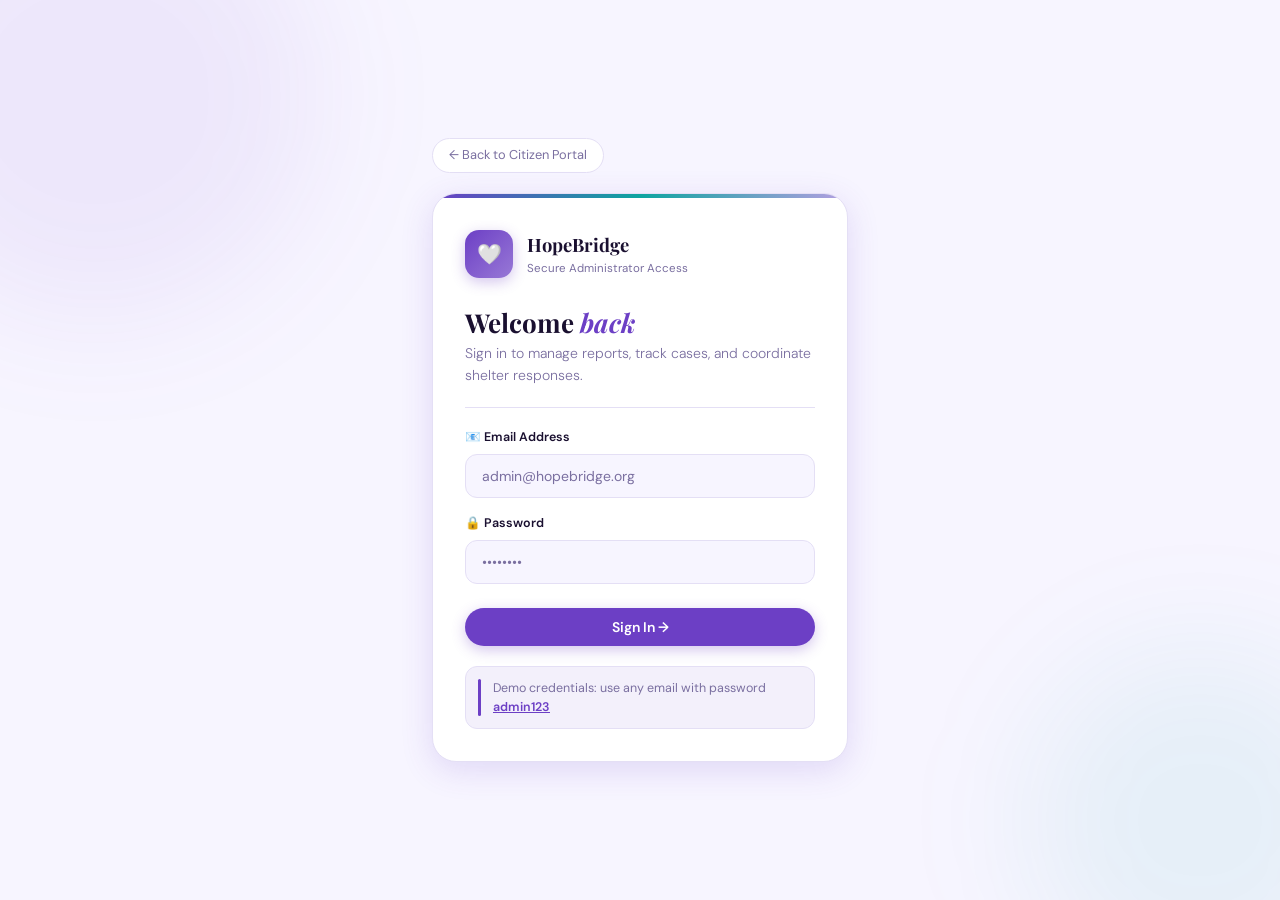
<file: admin.html>
<!DOCTYPE html>
<html lang="en">
<head>
  <meta charset="UTF-8" />
  <meta name="viewport" content="width=device-width, initial-scale=1.0" />
  <title>HopeBridge – Admin Login</title>
  <link rel="stylesheet" href="style/style.css" />
</head>
<body>
<div class="login-page">
  <div class="login-blob login-blob-1"></div>
  <div class="login-blob login-blob-2"></div>

  <div style="position:relative;z-index:1;width:100%;max-width:26rem">
    <a href="index.html" class="back-link">← Back to Citizen Portal</a>

    <div class="login-card">
      <div class="login-stripe"></div>
      <div class="login-inner">
        <div class="login-brand">
          <div class="icon">🤍</div>
          <div>
            <div class="name">HopeBridge</div>
            <div class="sub">Secure Administrator Access</div>
          </div>
        </div>

        <h2 style="font-size:1.625rem;font-weight:700">Welcome <em style="font-style:italic;color:var(--primary)">back</em></h2>
        <p style="font-size:.875rem;color:var(--text-muted);margin-top:.25rem;font-weight:300">
          Sign in to manage reports, track cases, and coordinate shelter responses.
        </p>

        <div class="login-divider"></div>

        <div id="login-error" class="login-error hidden">
          ⚠️ <span id="error-msg">Incorrect password. Please try again.</span>
        </div>

        <form onsubmit="doLogin(event)">
          <div class="form-group">
            <label class="form-label">📧 Email Address</label>
            <input id="l-email" type="email" class="form-control" placeholder="admin@hopebridge.org" />
          </div>
          <div class="form-group">
            <label class="form-label">🔒 Password</label>
            <input id="l-pass" type="password" class="form-control" placeholder="••••••••" required />
          </div>
          <button id="login-btn" type="submit" class="btn btn-primary btn-block" style="margin-top:.5rem">
            Sign In →
          </button>
        </form>

        <div class="login-hint">
          <div class="stripe"></div>
          <p>Demo credentials: use any email with password <a onclick="document.getElementById('l-pass').value='admin123'">admin123</a></p>
        </div>
      </div>
    </div>
  </div>
</div>

<script src="js/data.js"></script>
<script>
function doLogin(e) {
  e.preventDefault();
  const btn = document.getElementById('login-btn');
  btn.innerHTML = '<span class="spinner"></span>';
  btn.disabled = true;
  setTimeout(() => {
    if (document.getElementById('l-pass').value === 'admin123') {
      sessionStorage.setItem('hb_admin', 'true');
      window.location.href = 'dashboard.html';
    } else {
      document.getElementById('login-error').classList.remove('hidden');
      btn.innerHTML = 'Sign In →';
      btn.disabled = false;
    }
  }, 600);
}
</script>
</body>
</html>
</file>
<file: style/style.css>
@import url('https://fonts.googleapis.com/css2?family=Playfair+Display:ital,wght@0,600;0,700;1,400&family=DM+Sans:wght@300;400;500;600&display=swap');

/* ─── Variables ─── */
:root {
  --primary:       #6C3FC5;
  --primary-light: #ede9fb;
  --primary-dark:  #5530a0;
  --accent:        #0EA5A0;
  --accent-light:  #e0f7f6;
  --bg:            #f7f5ff;
  --surface:       #ffffff;
  --border:        #e4dff5;
  --text:          #1a1030;
  --text-muted:    #7a6fa0;
  --sidebar-bg:    #160d2b;
  --sidebar-text:  #c8c0e0;
  --sidebar-hover: #261848;
  --amber:         #F59E0B;
  --amber-bg:      #fffbeb;
  --amber-border:  #fde68a;
  --blue:          #3B82F6;
  --blue-bg:       #eff6ff;
  --blue-border:   #bfdbfe;
  --green:         #10B981;
  --green-bg:      #ecfdf5;
  --green-border:  #a7f3d0;
  --red:           #EF4444;
  --red-bg:        #fef2f2;
  --red-border:    #fecaca;
  --radius:        0.75rem;
  --radius-sm:     0.5rem;
  --radius-lg:     1rem;
  --radius-full:   9999px;
  --shadow:        0 4px 20px rgba(108,63,197,0.10);
  --shadow-sm:     0 2px 8px rgba(108,63,197,0.08);
  --shadow-lg:     0 8px 32px rgba(108,63,197,0.16);
  --font-sans:     'DM Sans', sans-serif;
  --font-serif:    'Playfair Display', serif;
  --transition:    0.2s ease;
}

/* ─── Reset ─── */
*, *::before, *::after { box-sizing: border-box; margin: 0; padding: 0; }
html { font-size: 16px; }
body { font-family: var(--font-sans); background: var(--bg); color: var(--text); line-height: 1.6; -webkit-font-smoothing: antialiased; }
a { color: inherit; text-decoration: none; }
button { font-family: inherit; cursor: pointer; border: none; background: none; }
input, select, textarea { font-family: inherit; font-size: inherit; }
img { max-width: 100%; display: block; }

/* ─── Typography ─── */
.serif { font-family: var(--font-serif); }
h1,h2,h3,h4 { font-family: var(--font-serif); line-height: 1.2; }

/* ─── Layout ─── */
.admin-layout { display: flex; min-height: 100vh; }
.sidebar {
  width: 240px; flex-shrink: 0;
  background: var(--sidebar-bg); color: var(--sidebar-text);
  display: flex; flex-direction: column;
  position: fixed; top: 0; left: 0; bottom: 0; z-index: 100;
}
.admin-main { margin-left: 240px; flex: 1; min-height: 100vh; overflow-x: hidden; }

/* ─── Sidebar ─── */
.sidebar-brand {
  padding: 1.25rem 1.25rem 1rem;
  border-bottom: 1px solid #261848;
  display: flex; align-items: center; gap: 0.75rem;
}
.sidebar-brand .brand-icon {
  width: 2.25rem; height: 2.25rem; border-radius: 0.625rem;
  background: var(--primary);
  display: flex; align-items: center; justify-content: center;
  flex-shrink: 0; font-size: 1rem;
}
.sidebar-brand .brand-name { font-family: var(--font-serif); font-weight: 700; color: #fff; font-size: 0.95rem; }
.sidebar-brand .brand-sub { font-size: 0.68rem; color: #7a6fa0; margin-top: 1px; }
.sidebar-nav { flex: 1; padding: 1rem 0.75rem; }
.sidebar-nav .nav-section-label {
  font-size: 0.65rem; font-weight: 600; letter-spacing: 0.12em;
  text-transform: uppercase; color: #4a3a6a;
  padding: 0 0.5rem; margin-bottom: 0.4rem; margin-top: 0.25rem;
}
.sidebar-nav a {
  display: flex; align-items: center; gap: 0.65rem;
  padding: 0.625rem 0.75rem; border-radius: var(--radius-sm);
  font-size: 0.875rem; font-weight: 500; color: var(--sidebar-text);
  transition: var(--transition); margin-bottom: 0.125rem;
}
.sidebar-nav a:hover { background: var(--sidebar-hover); color: #fff; }
.sidebar-nav a.active { background: rgba(108,63,197,0.25); color: #fff; }
.sidebar-nav a .nav-icon { width: 1rem; text-align: center; opacity: 0.8; flex-shrink: 0; }
.sidebar-footer { padding: 0.75rem; border-top: 1px solid #261848; }
.sidebar-footer button {
  width: 100%; display: flex; align-items: center; gap: 0.65rem;
  padding: 0.625rem 0.75rem; border-radius: var(--radius-sm);
  font-size: 0.875rem; font-weight: 500; color: #4a3a6a;
  transition: var(--transition);
}
.sidebar-footer button:hover { background: var(--sidebar-hover); color: var(--sidebar-text); }

/* ─── Page header ─── */
.page-header { padding: 2rem 2rem 1rem; }
.page-header h1 { font-size: 1.625rem; font-weight: 700; color: var(--text); }
.page-header p { font-size: 0.875rem; color: var(--text-muted); margin-top: 0.25rem; }
.page-body { padding: 0 2rem 2rem; }

/* ─── Cards ─── */
.card {
  background: var(--surface); border: 1px solid var(--border);
  border-radius: var(--radius-lg); box-shadow: var(--shadow-sm);
}

/* ─── Stat cards ─── */
.stats-grid { display: grid; grid-template-columns: repeat(auto-fit, minmax(180px, 1fr)); gap: 1rem; margin-bottom: 1.5rem; }
.stat-card {
  background: var(--surface); border: 1px solid var(--border);
  border-radius: var(--radius-lg); padding: 1.25rem;
  display: flex; align-items: center; gap: 1rem;
  box-shadow: var(--shadow-sm);
}
.stat-card .stat-icon {
  width: 2.75rem; height: 2.75rem; border-radius: var(--radius-sm);
  display: flex; align-items: center; justify-content: center;
  font-size: 1.15rem; flex-shrink: 0;
}
.stat-card .stat-value { font-family: var(--font-serif); font-size: 1.75rem; font-weight: 700; line-height: 1; }
.stat-card .stat-label { font-size: 0.75rem; color: var(--text-muted); font-weight: 500; margin-top: 0.25rem; }

/* ─── Badges ─── */
.badge {
  display: inline-flex; align-items: center;
  font-size: 0.7rem; font-weight: 700; letter-spacing: 0.02em;
  padding: 0.25rem 0.625rem; border-radius: var(--radius-full);
  border: 1px solid transparent;
}
.badge-amber { background: var(--amber-bg); color: #92400e; border-color: var(--amber-border); }
.badge-blue  { background: var(--blue-bg);  color: #1e3a8a; border-color: var(--blue-border); }
.badge-green { background: var(--green-bg); color: #065f46; border-color: var(--green-border); }
.badge-red   { background: var(--red-bg);   color: #991b1b; border-color: var(--red-border); }
.badge-violet{ background: var(--primary-light); color: var(--primary-dark); border-color: #d4c8f7; }

/* ─── Buttons ─── */
.btn {
  display: inline-flex; align-items: center; justify-content: center; gap: 0.4rem;
  padding: 0.625rem 1.25rem; border-radius: var(--radius-full);
  font-size: 0.875rem; font-weight: 600; transition: var(--transition);
  cursor: pointer; border: none;
}
.btn-primary {
  background: var(--primary); color: #fff;
  box-shadow: 0 4px 14px rgba(108,63,197,0.3);
}
.btn-primary:hover { background: var(--primary-dark); transform: translateY(-1px); box-shadow: 0 6px 18px rgba(108,63,197,0.35); }
.btn-primary:active { transform: translateY(0); }
.btn-primary:disabled { opacity: 0.6; cursor: not-allowed; transform: none; }
.btn-ghost { background: transparent; color: var(--text-muted); }
.btn-ghost:hover { color: var(--text); }
.btn-green  { background: var(--green-bg); color: #065f46; }
.btn-green:hover { background: #d1fae5; }
.btn-blue   { background: var(--blue-bg);  color: #1e3a8a; }
.btn-blue:hover { background: #dbeafe; }
.btn-red    { background: var(--red-bg);   color: #991b1b; }
.btn-red:hover { background: #fee2e2; }
.btn-sm { padding: 0.4rem 0.875rem; font-size: 0.8rem; }
.btn-block { width: 100%; }

/* ─── Form controls ─── */
.form-group { margin-bottom: 1rem; }
.form-label {
  display: block; font-size: 0.78rem; font-weight: 600;
  color: var(--text); margin-bottom: 0.375rem;
}
.form-control {
  width: 100%; padding: 0.75rem 1rem;
  border: 1.5px solid var(--border); border-radius: var(--radius);
  background: var(--bg); color: var(--text);
  font-size: 0.875rem; transition: var(--transition);
  outline: none;
}
.form-control:focus { border-color: var(--primary); box-shadow: 0 0 0 3px rgba(108,63,197,0.1); }
.form-control::placeholder { color: var(--text-muted); }
textarea.form-control { resize: vertical; min-height: 5rem; }
select.form-control { cursor: pointer; }
.photo-preview-container {
  margin-top: 0.75rem;
  border: 1px solid var(--border);
  border-radius: var(--radius);
  padding: 0.75rem;
  display: flex;
  align-items: center;
  gap: 0.75rem;
  background: var(--bg);
}
.photo-preview {
  width: 4rem;
  height: 4rem;
  object-fit: cover;
  border-radius: var(--radius-sm);
  border: 1px solid var(--border);
}
.photo-preview-label {
  font-size: 0.85rem;
  color: var(--text-muted);
}

/* ─── Citizen portal nav ─── */
.portal-nav {
  position: sticky; top: 0; z-index: 50;
  background: rgba(247,245,255,0.92); backdrop-filter: blur(8px);
  border-bottom: 1px solid var(--border);
  height: 3.75rem; display: flex; align-items: center;
  padding: 0 1.5rem; justify-content: space-between;
}
.portal-nav .brand { display: flex; align-items: center; gap: 0.75rem; }
.portal-nav .brand-icon {
  width: 2rem; height: 2rem; border-radius: 0.5rem;
  background: var(--primary); display: flex; align-items: center;
  justify-content: center; font-size: 0.875rem;
}
.portal-nav .brand-name { font-family: var(--font-serif); font-weight: 700; font-size: 1rem; }
.portal-nav .admin-link {
  font-size: 0.78rem; color: var(--text-muted); background: var(--primary-light);
  padding: 0.375rem 0.875rem; border-radius: var(--radius-full);
  font-weight: 500; transition: var(--transition);
}
.portal-nav .admin-link:hover { color: var(--primary); }

/* ─── Citizen hero ─── */
.hero { text-align: center; padding: 3rem 1.5rem 1.5rem; }
.hero .pill {
  display: inline-flex; align-items: center; gap: 0.4rem;
  background: var(--primary-light); color: var(--primary);
  font-size: 0.75rem; font-weight: 600; padding: 0.375rem 1rem;
  border-radius: var(--radius-full); border: 1px solid rgba(108,63,197,0.15);
  margin-bottom: 1.25rem;
}
.hero h2 { font-size: 2.5rem; font-weight: 700; line-height: 1.15; margin-bottom: 0.875rem; }
.hero h2 em { font-style: italic; background: linear-gradient(135deg, var(--primary), #FF5C5C); -webkit-background-clip: text; -webkit-text-fill-color: transparent; background-clip: text; }
.hero p { color: var(--text-muted); max-width: 26rem; margin: 0 auto; font-weight: 300; font-size: 1.05rem; }

/* ─── Step indicator ─── */
.steps-bar {
  max-width: 34rem; margin: 1.5rem auto 0;
  display: flex; align-items: flex-start; padding: 0 1rem;
}
.step-item { flex: 1; display: flex; flex-direction: column; align-items: center; }
.step-row { width: 100%; display: flex; align-items: center; }
.step-dot {
  width: 2.25rem; height: 2.25rem; border-radius: 50%;
  display: flex; align-items: center; justify-content: center;
  font-size: 0.8rem; font-weight: 700; border: 2px solid var(--border);
  background: var(--surface); color: var(--text-muted);
  transition: var(--transition); flex-shrink: 0; position: relative; z-index: 1;
}
.step-dot.active { background: var(--primary); border-color: var(--primary); color: #fff; }
.step-dot.done   { background: var(--accent);  border-color: var(--accent);  color: #fff; }
.step-line { flex: 1; height: 2px; background: var(--border); transition: var(--transition); }
.step-line.done { background: var(--accent); }
.step-label { font-size: 0.68rem; font-weight: 500; color: var(--text-muted); margin-top: 0.375rem; white-space: nowrap; }
.step-label.active { color: var(--primary); }

/* ─── Form card ─── */
.form-card {
  max-width: 36rem; margin: 1.5rem auto 4rem;
  background: var(--surface); border: 1px solid var(--border);
  border-radius: 1.5rem; box-shadow: var(--shadow);
  overflow: hidden;
}
.form-card-header {
  padding: 1.75rem 1.75rem 0;
  display: flex; align-items: center; gap: 1rem;
}
.form-card-icon {
  width: 2.5rem; height: 2.5rem; border-radius: var(--radius-sm);
  background: var(--primary-light); display: flex; align-items: center;
  justify-content: center; flex-shrink: 0; font-size: 1.1rem;
}
.form-card-header h3 { font-size: 1.2rem; font-weight: 600; }
.form-card-header p { font-size: 0.78rem; color: var(--text-muted); margin-top: 0.1rem; }
.form-card-body { padding: 1.25rem 1.75rem; }
.form-card-footer {
  padding: 1rem 1.75rem 1.5rem;
  display: flex; align-items: center; justify-content: space-between;
  border-top: 1px solid var(--border);
}

/* ─── Category options ─── */
.category-list { display: flex; flex-direction: column; gap: 0.625rem; }
.category-option {
  width: 100%; text-align: left; padding: 1rem 1.25rem;
  border-radius: var(--radius); border: 2px solid var(--border);
  background: var(--bg); font-size: 0.9rem; font-weight: 500;
  transition: var(--transition); cursor: pointer; color: var(--text);
}
.category-option:hover { border-color: rgba(108,63,197,0.4); background: var(--primary-light); }
.category-option.selected { border-color: var(--primary); background: var(--primary-light); color: var(--primary); font-weight: 600; }

/* ─── Success screen ─── */
.success-screen {
  min-height: 100vh; display: flex; align-items: center;
  justify-content: center; padding: 2rem; text-align: center;
}
.success-icon {
  width: 5rem; height: 5rem; border-radius: 50%;
  background: var(--green-bg); display: flex; align-items: center;
  justify-content: center; font-size: 2.25rem; margin: 0 auto 1.5rem;
}
.success-id {
  background: var(--surface); border: 1px solid var(--border);
  border-radius: var(--radius-lg); padding: 1.25rem 2rem;
  margin: 1.5rem auto 2rem; display: inline-block; min-width: 14rem;
}
.success-id .label { font-size: 0.75rem; color: var(--text-muted); margin-bottom: 0.25rem; }
.success-id .value { font-family: var(--font-serif); font-size: 1.75rem; font-weight: 700; color: var(--primary); }

/* ─── Login page ─── */
.login-page {
  min-height: 100vh; display: flex; align-items: center;
  justify-content: center; padding: 2rem; position: relative; overflow: hidden;
}
.login-blob {
  position: absolute; border-radius: 50%; filter: blur(60px); pointer-events: none;
}
.login-blob-1 { width: 28rem; height: 28rem; background: rgba(108,63,197,0.07); top: -8rem; left: -8rem; }
.login-blob-2 { width: 22rem; height: 22rem; background: rgba(14,165,160,0.07); bottom: -6rem; right: -6rem; }
.login-card {
  position: relative; z-index: 1; width: 100%; max-width: 26rem;
  background: var(--surface); border: 1px solid var(--border);
  border-radius: 1.5rem; box-shadow: var(--shadow-lg); overflow: hidden;
}
.login-stripe { height: 4px; background: linear-gradient(90deg, var(--primary), var(--accent), rgba(108,63,197,0.5)); }
.login-inner { padding: 2rem; }
.login-brand { display: flex; align-items: center; gap: 0.875rem; margin-bottom: 1.75rem; }
.login-brand .icon {
  width: 3rem; height: 3rem; border-radius: 0.875rem;
  background: linear-gradient(135deg, var(--primary), rgba(108,63,197,0.7));
  display: flex; align-items: center; justify-content: center;
  font-size: 1.25rem; box-shadow: 0 4px 14px rgba(108,63,197,0.3);
}
.login-brand .name { font-family: var(--font-serif); font-weight: 700; font-size: 1.15rem; }
.login-brand .sub  { font-size: 0.72rem; color: var(--text-muted); margin-top: 1px; }
.login-divider { height: 1px; background: var(--border); margin: 1.25rem 0; }
.login-error {
  display: flex; align-items: center; gap: 0.5rem;
  background: var(--red-bg); border: 1px solid var(--red-border);
  color: var(--red); font-size: 0.825rem; border-radius: var(--radius);
  padding: 0.75rem 1rem; margin-bottom: 1rem;
}
.login-hint {
  background: #f3f0fb; border: 1px solid var(--border);
  border-radius: var(--radius); padding: 0.75rem;
  display: flex; gap: 0.75rem; margin-top: 1.25rem;
}
.login-hint .stripe { width: 3px; border-radius: 9999px; background: var(--primary); flex-shrink: 0; }
.login-hint p { font-size: 0.78rem; color: var(--text-muted); line-height: 1.5; }
.login-hint a { color: var(--primary); font-weight: 600; text-decoration: underline; cursor: pointer; }
.back-link {
  display: inline-flex; align-items: center; gap: 0.4rem;
  font-size: 0.8rem; color: var(--text-muted); background: var(--surface);
  border: 1px solid var(--border); padding: 0.4rem 1rem;
  border-radius: var(--radius-full); margin-bottom: 1.25rem; transition: var(--transition);
}
.back-link:hover { color: var(--text); }

/* ─── Citizen login screen ─── */
.login-screen {
  display: none; min-height: 100vh; align-items: center;
  justify-content: center; padding: 2rem; position: relative; overflow: hidden;
}
.login-container {
  position: relative; z-index: 1; width: 100%; max-width: 26rem;
}

/* ─── Dashboard grid ─── */
.dashboard-grid { display: grid; grid-template-columns: 2fr 1fr; gap: 1.25rem; }
@media (max-width: 900px) { .dashboard-grid { grid-template-columns: 1fr; } }
.recent-table { border-collapse: collapse; width: 100%; }
.recent-table tr { border-bottom: 1px solid var(--border); transition: var(--transition); }
.recent-table tr:last-child { border-bottom: none; }
.recent-table tr:hover { background: var(--bg); }
.recent-table td { padding: 0.875rem 1.25rem; vertical-align: middle; font-size: 0.875rem; }
.recent-table .row-title { font-weight: 500; max-width: 240px; overflow: hidden; text-overflow: ellipsis; white-space: nowrap; }
.recent-table .row-meta  { font-size: 0.75rem; color: var(--text-muted); margin-top: 0.15rem; }

/* ─── Bar track ─── */
.bar-track { height: 6px; background: var(--bg); border-radius: 99px; overflow: hidden; margin-top: 0.375rem; }
.bar-fill   { height: 100%; background: var(--primary); border-radius: 99px; transition: width 0.5s ease; }

/* ─── Reports page ─── */
.reports-layout { display: flex; height: calc(100vh - 0px); overflow: hidden; }
.reports-list { flex: 1; display: flex; flex-direction: column; overflow: hidden; padding: 1.5rem; gap: 1rem; }
.filter-bar { display: flex; gap: 0.75rem; flex-wrap: wrap; }
.filter-bar .search-wrap { position: relative; flex: 1; min-width: 200px; }
.filter-bar .search-icon { position: absolute; left: 0.875rem; top: 50%; transform: translateY(-50%); font-size: 0.875rem; color: var(--text-muted); pointer-events: none; }
.filter-bar .search-input { padding-left: 2.5rem; }
.table-wrap { flex: 1; overflow-y: auto; border-radius: var(--radius-lg); border: 1px solid var(--border); background: var(--surface); }
.reports-table { border-collapse: collapse; width: 100%; }
.reports-table th {
  position: sticky; top: 0; background: rgba(240,237,255,0.9); backdrop-filter: blur(4px);
  text-align: left; font-size: 0.72rem; font-weight: 700; text-transform: uppercase;
  letter-spacing: 0.06em; color: var(--text-muted); padding: 0.75rem 1rem;
}
.reports-table td { padding: 0.875rem 1rem; vertical-align: middle; font-size: 0.875rem; border-bottom: 1px solid var(--border); }
.reports-table tr:last-child td { border-bottom: none; }
.reports-table tbody tr { cursor: pointer; transition: var(--transition); }
.reports-table tbody tr:hover { background: var(--bg); }
.reports-table tbody tr.active { background: var(--primary-light); }
.row-title { font-weight: 500; max-width: 220px; overflow: hidden; text-overflow: ellipsis; white-space: nowrap; display: block; }
.row-sub   { font-size: 0.73rem; color: var(--text-muted); white-space: nowrap; overflow: hidden; text-overflow: ellipsis; max-width: 220px; display: block; }

/* ─── Detail panel ─── */
.detail-panel {
  width: 22rem; flex-shrink: 0; border-left: 1px solid var(--border);
  background: var(--surface); display: flex; flex-direction: column;
  overflow-y: auto;
}
.detail-header { padding: 1.125rem 1.25rem; border-bottom: 1px solid var(--border); display: flex; align-items: center; justify-content: space-between; }
.detail-header h3 { font-size: 0.9rem; font-weight: 600; }
.detail-close { width: 1.75rem; height: 1.75rem; border-radius: 50%; display: flex; align-items: center; justify-content: center; color: var(--text-muted); transition: var(--transition); }
.detail-close:hover { background: var(--bg); color: var(--text); }
.detail-body { padding: 1.25rem; flex: 1; }
.detail-field { margin-bottom: 1rem; }
.detail-field .field-label { font-size: 0.65rem; font-weight: 700; letter-spacing: 0.1em; text-transform: uppercase; color: var(--text-muted); margin-bottom: 0.3rem; }
.detail-field .field-value { font-size: 0.875rem; color: var(--text); line-height: 1.5; }
.detail-actions { padding: 1rem 1.25rem; border-top: 1px solid var(--border); display: flex; flex-direction: column; gap: 0.5rem; }

/* ─── Map page ─── */
.map-header {
  height: 4.5rem; padding: 0 2rem;
  display: flex; align-items: center; justify-content: space-between;
  border-bottom: 1px solid var(--border); background: var(--surface);
  flex-shrink: 0;
}
.map-wrap { flex: 1; position: relative; }
#map { position: absolute; inset: 0; }
.map-legend {
  display: flex; align-items: center; gap: 1.25rem;
  background: var(--surface); border: 1px solid var(--border);
  border-radius: var(--radius-lg); padding: 0.625rem 1.125rem;
  font-size: 0.8rem; font-weight: 500;
}
.map-legend .leg-item { display: flex; align-items: center; gap: 0.5rem; }
.map-legend .leg-dot {
  width: 1rem; height: 1rem; border-radius: 50%;
  border: 2px solid #fff; box-shadow: 0 1px 4px rgba(0,0,0,0.2); flex-shrink: 0;
}
.map-layout { display: flex; flex-direction: column; height: 100vh; overflow: hidden; }
.map-divider { width: 1px; height: 1.25rem; background: var(--border); }

/* ─── Spinner ─── */
.spinner {
  width: 1.25rem; height: 1.25rem; border-radius: 50%;
  border: 2.5px solid rgba(255,255,255,0.35); border-top-color: #fff;
  animation: spin 0.7s linear infinite; display: inline-block;
}
@keyframes spin { to { transform: rotate(360deg); } }

/* ─── Utility ─── */
.hidden   { display: none !important; }
.flex     { display: flex; }
.flex-col { flex-direction: column; }
.items-center { align-items: center; }
.justify-between { justify-content: space-between; }
.gap-2  { gap: 0.5rem; }
.gap-3  { gap: 0.75rem; }
.gap-4  { gap: 1rem; }
.mt-1   { margin-top: 0.25rem; }
.mt-2   { margin-top: 0.5rem; }
.mt-4   { margin-top: 1rem; }
.mb-4   { margin-bottom: 1rem; }
.w-full { width: 100%; }
.text-sm    { font-size: 0.875rem; }
.text-xs    { font-size: 0.75rem; }
.text-muted { color: var(--text-muted); }
.font-semibold { font-weight: 600; }
.truncate { overflow: hidden; text-overflow: ellipsis; white-space: nowrap; }
.card-header { padding: 1rem 1.25rem; border-bottom: 1px solid var(--border); display: flex; align-items: center; justify-content: space-between; }
.card-header h2 { font-size: 0.9rem; font-weight: 600; }
.card-body { padding: 1.25rem; }
.text-center { text-align: center; }
.empty-state { padding: 3rem 1rem; text-align: center; color: var(--text-muted); }
.empty-state .icon { font-size: 2rem; margin-bottom: 0.5rem; }

/* ─── Popup custom styles ─── */
.leaflet-popup-content-wrapper { border-radius: 0.875rem !important; box-shadow: var(--shadow-lg) !important; border: 1px solid var(--border) !important; }
.leaflet-popup-content { margin: 0 !important; }
.popup-inner { padding: 1rem; min-width: 200px; }
.popup-inner .popup-head { display: flex; align-items: center; justify-content: space-between; margin-bottom: 0.5rem; }
.popup-inner .popup-title { font-weight: 600; font-size: 0.875rem; margin-bottom: 0.25rem; }
.popup-inner .popup-cat  { font-size: 0.75rem; color: var(--text-muted); margin-bottom: 0.375rem; }
.popup-inner .popup-desc { font-size: 0.8rem; line-height: 1.5; margin-bottom: 0.5rem; color: var(--text); overflow: hidden; display: -webkit-box; -webkit-line-clamp: 2; -webkit-box-orient: vertical; }
.popup-inner .popup-meta { font-size: 0.72rem; color: var(--text-muted); margin-bottom: 0.875rem; }
</file>
